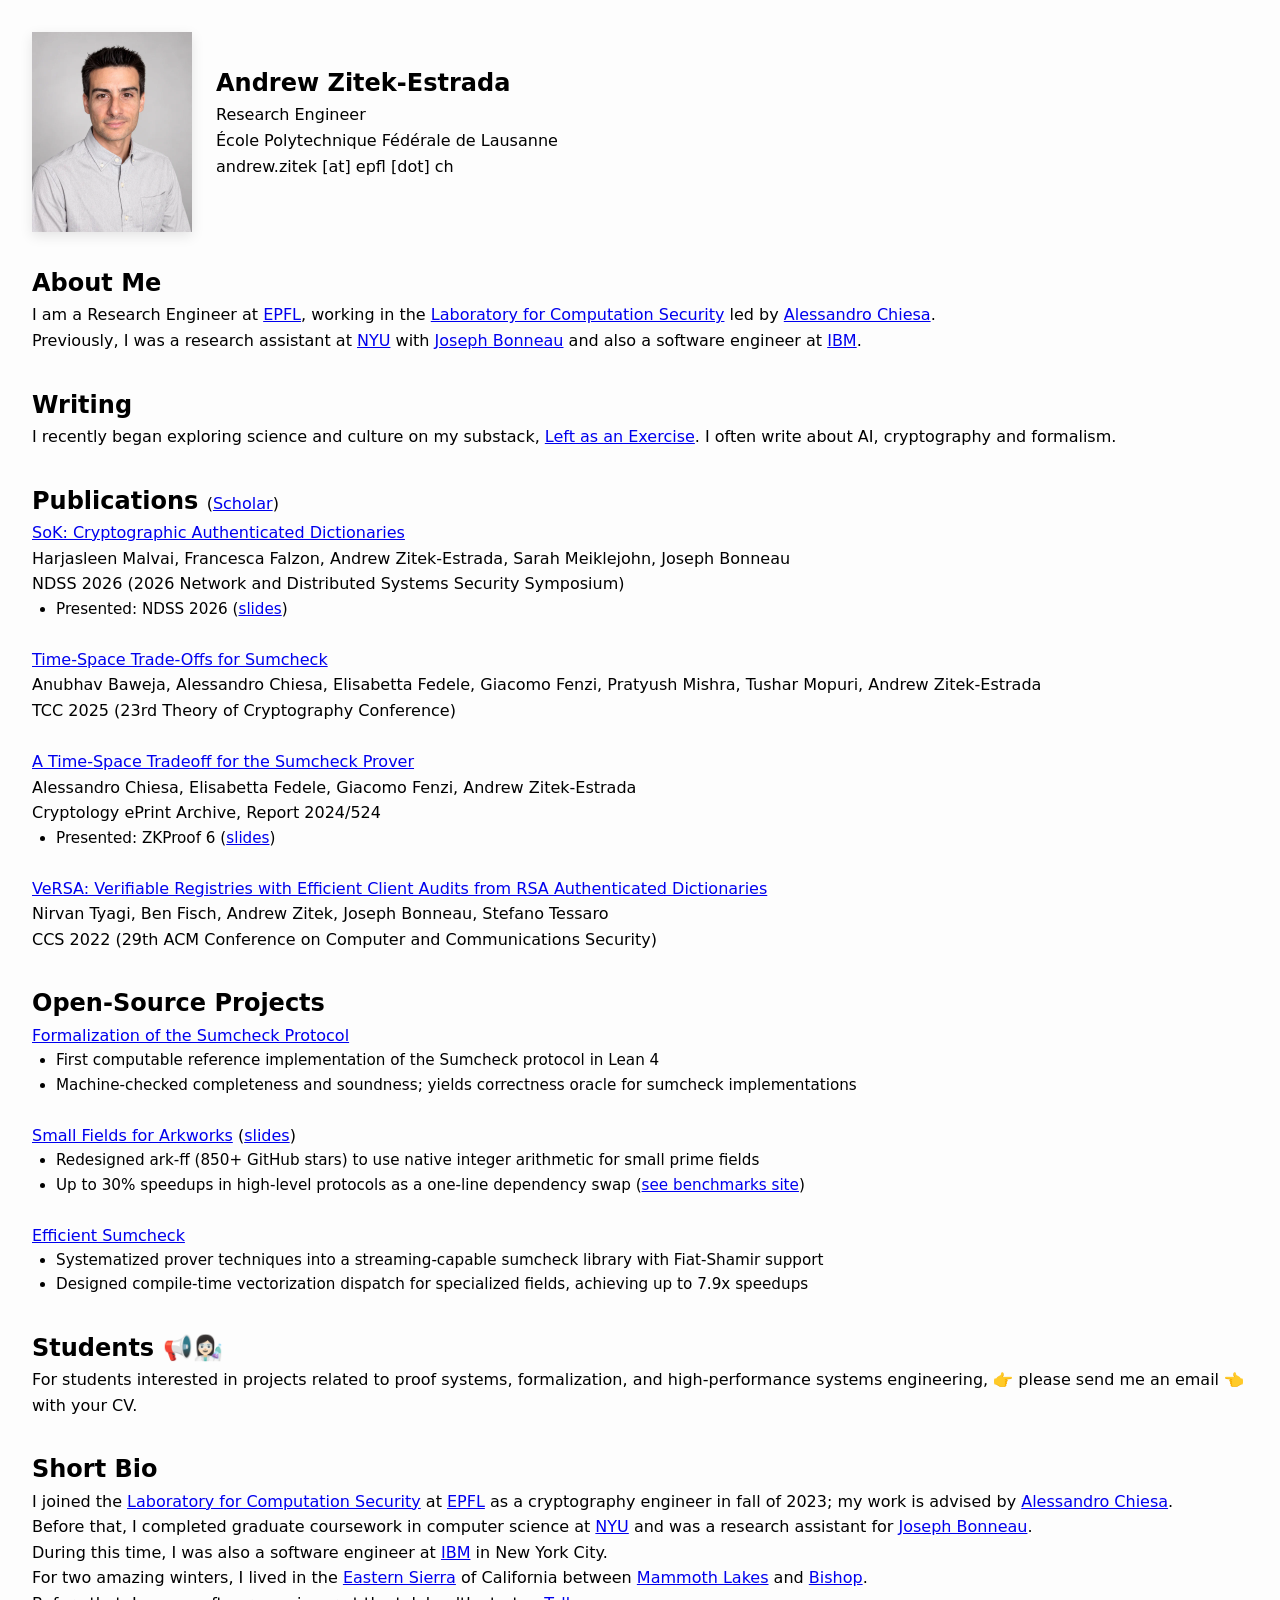
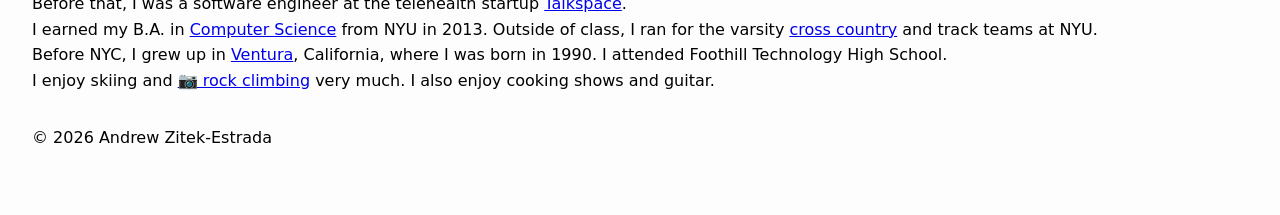
<file: index.html>
<!DOCTYPE html>
<html lang="en">
<head>
  <meta charset="UTF-8" />
  <meta name="viewport" content="width=device-width, initial-scale=1.0" />
  <meta name="google-site-verification" content="uAHUZcX4jr5_H01QjqfsV4J1MMhHjySFH5-y-d3w8Lg" />
  <title>Andrew Zitek-Estrada</title>
  <meta name="description" content="Andrew Zitek-Estrada — Research engineer at EPFL working on proof systems, formalization, and high-performance cryptographic software.">
  <link rel="canonical" href="https://andrewzitek.xyz">
  <link rel="stylesheet" href="style.css" />
  <link rel="apple-touch-icon" sizes="180x180" href="/images/favicon/apple-touch-icon.png">
  <link rel="icon" type="image/png" sizes="32x32" href="/images/favicon/favicon-32x32.png">
  <link rel="icon" type="image/png" sizes="16x16" href="/images/favicon/favicon-16x16.png">
  <link rel="manifest" href="/site.webmanifest">
  <style>
    .about-wrapper {
      display: flex;
      flex-direction: column;
      align-items: flex-start;
      max-width: 900px;
      padding: 0;
      gap: 1.5rem;
    }

    .about-photo {
      width: 160px;
      height: auto;
      object-fit: cover;
      box-shadow: 0 4px 12px rgba(0, 0, 0, 0.1);
    }

    .about-text {
      max-width: 600px;
      margin-top: 0rem;
      margin-bottom: 0rem;
    }

    @media (min-width: 768px) {
      .about-wrapper {
        flex-direction: row;
        align-items: flex-start;
      }
      .about-text {
        margin-top: 2rem;
        margin-bottom: 0rem;
      }
    }
  </style>
  <script type="application/ld+json">
  {
    "@context": "https://schema.org",
    "@type": "Person",
    "name": "Andrew Zitek-Estrada",
    "url": "https://z-tech.github.io",
    "sameAs": [
      "https://github.com/z-tech",
      "https://www.linkedin.com/in/andrewzitek/",
      "https://compsec.epfl.ch/"
    ],
    "jobTitle": "Research Engineer",
    "worksFor": {
      "@type": "Organization",
      "name": "Laboratory for Computation Security, EPFL"
    }
  }
  </script>
</head>
<body>

<div class="about-wrapper">
    <img src="/images/Andrew-Zitek-Estrada-headshot.webp" alt="Andrew Zitek-Estrada" class="about-photo" width="640" height="800" />

    <section class="about-text">
        <h1>Andrew Zitek-Estrada</h1>

        <p>Research Engineer</p>
      
        <p>École Polytechnique Fédérale de Lausanne</p>
      
        <p>andrew.zitek [at] epfl [dot] ch</p>
    </section>
  </div>

<section>
    <h2>About Me</h2>
    <p>
      I am a Research Engineer at 
      <a href="https://people.epfl.ch/andrew.zitek" target="_blank" rel="noopener noreferrer">EPFL</a>, working in the 
      <a href="https://compsec.epfl.ch" target="_blank" rel="noopener noreferrer">Laboratory for Computation Security</a> led by 
      <a href="https://ic-people.epfl.ch/~achiesa" target="_blank" rel="noopener noreferrer">Alessandro Chiesa</a>.
    </p>
    <p>
      Previously, I was a research assistant at
      <a href="https://www.nyu.edu" target="_blank" rel="noopener noreferrer">NYU</a> with 
      <a href="https://jbonneau.com" target="_blank" rel="noopener noreferrer">Joseph Bonneau</a> and also a software engineer at 
      <a href="https://www.ibm.com/us-en" target="_blank" rel="noopener noreferrer">IBM</a>.
    </p>
</section>

<section>
    <h2>Writing</h2>
    <p>
      I recently began exploring science and culture on my substack, <a href="https://andrewleftasanexercise.substack.com" target="_blank" rel="noopener noreferrer">Left as an Exercise</a>. I often write about AI, cryptography and formalism.
    </p>
</section>

<section>
    <h2>Publications <span style="font-size: 1rem; font-weight: normal;">(<a href="https://scholar.google.com/citations?user=epbxE9EAAAAJ" target="_blank" rel="noopener noreferrer">Scholar</a>)</span></h2>
    <p>
        <a href="https://www.ndss-symposium.org/wp-content/uploads/2026-f1465-paper.pdf" target="_blank" rel="noopener noreferrer">SoK: Cryptographic Authenticated Dictionaries</a>
        <br />
        Harjasleen Malvai, Francesca Falzon, Andrew Zitek-Estrada, Sarah Meiklejohn, Joseph Bonneau
        <br />
        NDSS 2026 (2026 Network and Distributed Systems Security Symposium)
    </p>
    <ul>
      <li>Presented: NDSS 2026 (<a href="/images/slides/ndss-2026-sok-slides.pdf" target="_blank" rel="noopener noreferrer">slides</a>)</li>
    </ul>
    <br />
    <p>
        <a href="https://eprint.iacr.org/2025/1473" target="_blank" rel="noopener noreferrer">Time-Space Trade-Offs for Sumcheck</a>
        <br />
        Anubhav Baweja, Alessandro Chiesa, Elisabetta Fedele, Giacomo Fenzi, Pratyush Mishra, Tushar Mopuri, Andrew Zitek-Estrada
        <br />
        TCC 2025 (23rd Theory of Cryptography Conference)
    </p>
    <br />
    <p>
        <a href="https://eprint.iacr.org/2024/524" target="_blank" rel="noopener noreferrer">A Time-Space Tradeoff for the Sumcheck Prover</a>
        <br />
        Alessandro Chiesa, Elisabetta Fedele, Giacomo Fenzi, Andrew Zitek-Estrada
        <br />
        Cryptology ePrint Archive, Report 2024/524
    </p>
    <ul>
      <li>Presented: ZKProof 6 (<a href="/images/slides/zkproof6-sumcheck-slides.pdf" target="_blank" rel="noopener noreferrer">slides</a>)</li>
    </ul>
    <br />
    <p>
        <a href="https://dl.acm.org/doi/abs/10.1145/3548606.3560605" target="_blank" rel="noopener noreferrer">VeRSA: Verifiable Registries with Efficient Client Audits from RSA Authenticated Dictionaries</a>
        <br />
        Nirvan Tyagi, Ben Fisch, Andrew Zitek, Joseph Bonneau, Stefano Tessaro
        <br />
        CCS 2022 (29th ACM Conference on Computer and Communications Security)
    </p>
</section>

<section>
    <h2>Open-Source Projects</h2>
    <p><a href="https://github.com/z-tech/sumcheck-lean4" target="_blank" rel="noopener noreferrer">Formalization of the Sumcheck Protocol</a></p>
    <ul>
      <li>First computable reference implementation of the Sumcheck protocol in Lean 4</li>
      <li>Machine-checked completeness and soundness; yields correctness oracle for sumcheck implementations</li>
    </ul>
    <br />

    <p><a href="https://github.com/arkworks-rs/algebra" target="_blank" rel="noopener noreferrer">Small Fields for Arkworks</a> (<a href="/images/slides/small-fields-slides.pdf" target="_blank" rel="noopener noreferrer">slides</a>)</p>
    <ul>
      <li>Redesigned ark-ff (850+ GitHub stars) to use native integer arithmetic for small prime fields</li>
      <li>Up to 30% speedups in high-level protocols as a one-line dependency swap (<a href="https://andrewzitek.xyz/smallfp-site/" target="_blank" rel="noopener noreferrer">see benchmarks site</a>)</li>
    </ul>
    <br />

    <p><a href="https://github.com/compsec-epfl/space-efficient-sumcheck" target="_blank" rel="noopener noreferrer">Efficient Sumcheck</a></p>
    <ul>
      <li>Systematized prover techniques into a streaming-capable sumcheck library with Fiat-Shamir support</li>
      <li>Designed compile-time vectorization dispatch for specialized fields, achieving up to 7.9x speedups</li>
    </ul>
</section>

<section>
    <h2>Students 📢👩🏻‍🔬</h2>
    <p>
      For students interested in projects related to proof systems, formalization, and high-performance systems engineering, 👉 please send me an email 👈 with your CV.
    </p>
</section>

<section>
    <h2>Short Bio</h2>
    <p>
        I joined the <a href="https://compsec.epfl.ch" target="_blank" rel="noopener noreferrer">Laboratory for Computation Security</a> at <a href="https://www.epfl.ch" target="_blank" rel="noopener noreferrer">EPFL</a> as a cryptography engineer in fall of 2023; my work is advised by <a href="https://ic-people.epfl.ch/~achiesa" target="_blank" rel="noopener noreferrer">Alessandro Chiesa</a>.
    </p>
    <p>
        Before that, I completed graduate coursework in computer science at <a href="https://www.nyu.edu" target="_blank" rel="noopener noreferrer">NYU</a> and was a research assistant for <a href="https://jbonneau.com" target="_blank" rel="noopener noreferrer">Joseph Bonneau</a>.
    </p>
    <p>
        During this time, I was also a software engineer at <a href="https://www.ibm.com/us-en" target="_blank" rel="noopener noreferrer">IBM</a> in New York City.
    </p>
    <p>
        For two amazing winters, I lived in the <a href="https://g.co/kgs/yB1Fzef" target="_blank" rel="noopener noreferrer">Eastern Sierra</a> of California between <a href="https://g.co/kgs/yUphB9r" target="_blank" rel="noopener noreferrer">Mammoth Lakes</a> and <a href="https://g.co/kgs/oPYfvGG" target="_blank" rel="noopener noreferrer">Bishop</a>.
    </p>
    <p>
        Before that, I was a software engineer at the telehealth startup <a href="https://www.talkspace.com" target="_blank" rel="noopener noreferrer">Talkspace</a>.
    </p>
    <p>
        I earned my B.A. in <a href="https://cs.nyu.edu/home/index.html" target="_blank" rel="noopener noreferrer">Computer Science</a> from NYU in 2013. Outside of class, I ran for the varsity <a href="https://gonyuathletics.com/sports/mens-cross-country" target="_blank" rel="noopener noreferrer">cross country</a> and track teams</a> at NYU.
    </p>
    <p>
        Before NYC, I grew up in <a href="https://g.co/kgs/8YPkJxf" target="_blank" rel="noopener noreferrer">Ventura</a>, California, where I was born in 1990. I attended Foothill Technology High School.
    </p>
    <p>
        I enjoy skiing and <a href="/images/kalymYES.jpg" target="_blank" rel="noopener noreferrer">📷 rock climbing</a> very much. I also enjoy cooking shows and guitar.
    </p>
</section>

  <footer>
    <p>&copy; <span id="year"></span> Andrew Zitek-Estrada</p>
  </footer>
  <script>
    document.getElementById("year").textContent = new Date().getFullYear();
  </script>
</body>
</html>
</file>
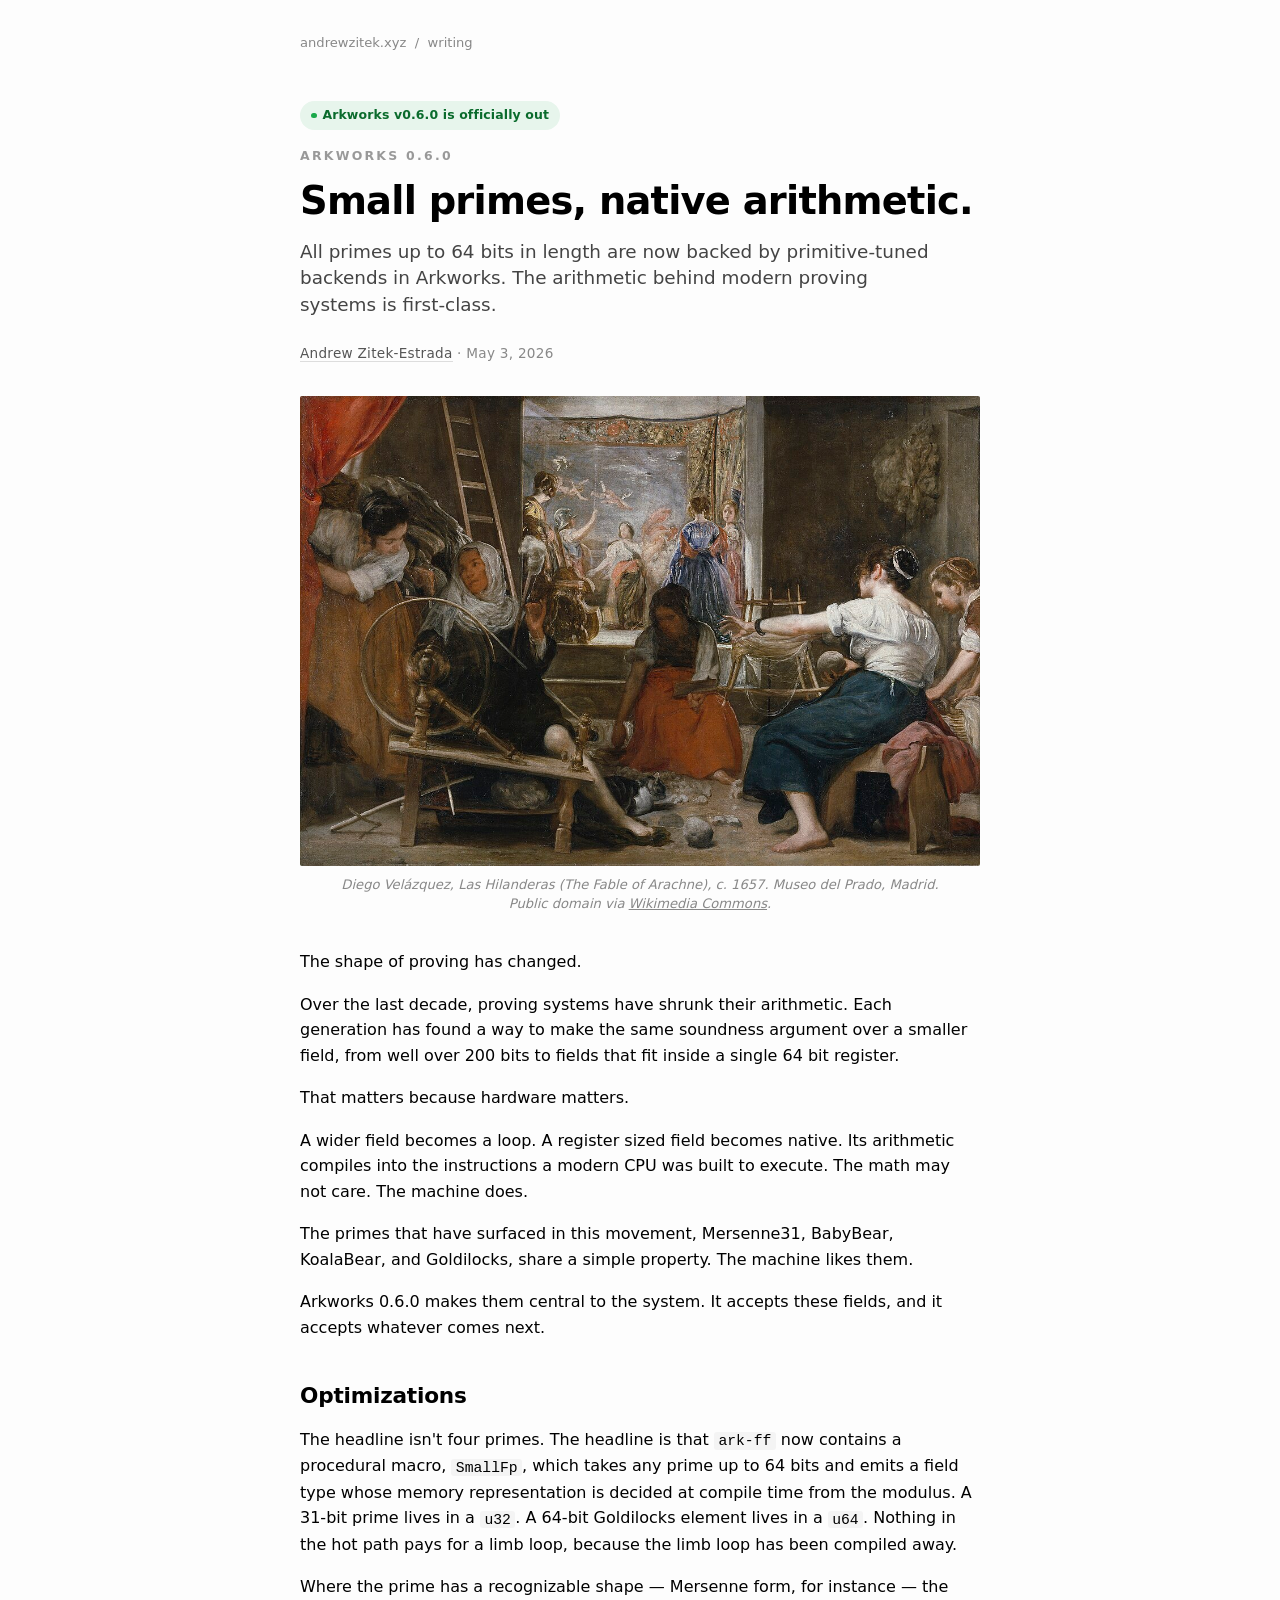
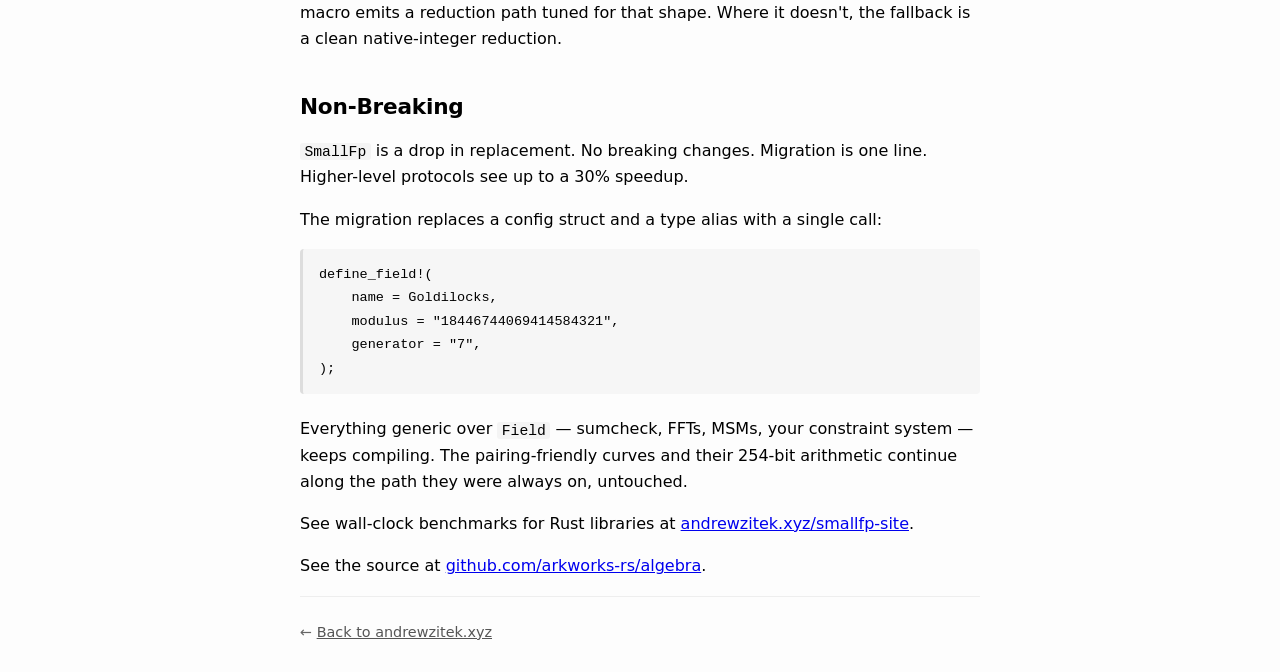
<file: small-fields/index.html>
<!DOCTYPE html>
<html lang="en">
<head>
  <meta charset="UTF-8" />
  <meta name="viewport" content="width=device-width, initial-scale=1.0" />
  <title>Small primes, native arithmetic — arkworks 0.6.0</title>
  <meta name="description" content="All primes up to 64 bits in length are now backed by primitive-tuned backends in Arkworks. The arithmetic behind modern proving systems is now first-class.">
  <link rel="canonical" href="https://andrewzitek.xyz/small-fields/">

  <meta property="og:type" content="article">
  <meta property="og:title" content="Small primes, native arithmetic — arkworks 0.6.0">
  <meta property="og:description" content="All primes up to 64 bits in length are now backed by primitive-tuned backends in Arkworks. The arithmetic behind modern proving systems is now first-class.">
  <meta property="og:url" content="https://andrewzitek.xyz/small-fields/">
  <meta property="og:image" content="https://andrewzitek.xyz/images/las-hilanderas-og.jpg">
  <meta property="og:image:width" content="1200">
  <meta property="og:image:height" content="630">
  <meta property="og:image:alt" content="Las Hilanderas (The Fable of Arachne) by Diego Velázquez.">
  <meta property="og:site_name" content="Andrew Zitek-Estrada">
  <meta name="twitter:card" content="summary_large_image">
  <meta name="twitter:title" content="Small primes, native arithmetic — arkworks 0.6.0">
  <meta name="twitter:description" content="All primes up to 64 bits in length are now backed by primitive-tuned backends in Arkworks.">
  <meta name="twitter:image" content="https://andrewzitek.xyz/images/las-hilanderas-og.jpg">

  <link rel="stylesheet" href="../style.css" />
  <link rel="apple-touch-icon" sizes="180x180" href="/images/favicon/apple-touch-icon.png">
  <link rel="icon" type="image/png" sizes="32x32" href="/images/favicon/favicon-32x32.png">
  <link rel="icon" type="image/png" sizes="16x16" href="/images/favicon/favicon-16x16.png">
  <link rel="manifest" href="/site.webmanifest">
  <style>
    body { padding: 2rem 1.5rem; }
    article { max-width: 680px; margin: 0 auto; }
    article p, article ul, article ol { max-width: 680px; }
    article p { margin: 0 0 1.05rem; }

    .topbar {
      max-width: 680px;
      margin: 0 auto 3rem;
      font-size: 0.82em;
      color: #888;
    }
    .topbar a { color: #888; text-decoration: none; }
    .topbar a:hover { color: #000; text-decoration: underline; }

    .release-banner {
      display: inline-block;
      background: #e7f5ec;
      color: #0a6b2c;
      padding: 0.28rem 0.7rem;
      border-radius: 999px;
      font-size: 0.78em;
      font-weight: 600;
      letter-spacing: 0.01em;
      margin: 0 0 1rem;
      text-decoration: none;
      transition: background 0.15s ease;
    }
    .release-banner:hover {
      background: #d4ecdc;
      color: #0a6b2c;
    }
    .release-banner .dot {
      display: inline-block;
      width: 0.45em;
      height: 0.45em;
      background: #1aa84a;
      border-radius: 999px;
      margin-right: 0.45em;
      transform: translateY(-1px);
    }

    .kicker {
      font-size: 0.78em;
      letter-spacing: 0.18em;
      text-transform: uppercase;
      color: #999;
      margin: 0 0 0.9rem;
      font-weight: 600;
    }
    article h1 {
      font-size: 2.4rem;
      line-height: 1.1;
      letter-spacing: -0.02em;
      font-weight: 700;
      margin: 0 0 1rem;
      max-width: 680px;
    }
    .dek {
      font-size: 1.15rem;
      line-height: 1.45;
      color: #444;
      font-weight: 400;
      margin: 0 0 1.5rem;
      max-width: 640px;
    }
    .byline {
      font-size: 0.85em;
      color: #888;
      margin: 0 0 2rem;
      letter-spacing: 0.02em;
    }
    .byline a { color: #555; text-decoration: none; border-bottom: 1px solid #ddd; }
    .byline a:hover { color: #000; border-bottom-color: #000; }

    figure.hero { margin: 0.5rem 0 2.25rem; }
    figure.hero img {
      width: 100%;
      height: auto;
      display: block;
      border-radius: 2px;
    }
    figure.hero figcaption {
      font-size: 0.82em;
      color: #888;
      text-align: center;
      margin-top: 0.6rem;
      font-style: italic;
      line-height: 1.45;
    }
    figure.hero figcaption a { color: #888; text-decoration: underline; }

    article h2 {
      font-size: 1.35rem;
      letter-spacing: -0.01em;
      margin: 2.4rem 0 0.85rem;
      font-weight: 700;
    }

    article ul { margin: 0.25rem 0 1.1rem 1.5rem; }
    article li { margin-bottom: 0.4rem; }

    article pre, article code {
      font-family: ui-monospace, SFMono-Regular, Menlo, monospace;
      font-size: 0.92em;
    }
    article pre {
      background: #f6f6f6;
      padding: 0.85rem 1rem;
      overflow-x: auto;
      border-radius: 4px;
      border-left: 3px solid #ddd;
      margin: 1rem 0 1.4rem;
    }
    article code { background: #f4f4f4; padding: 0.05em 0.3em; border-radius: 3px; }
    article pre code { background: none; padding: 0; }

    .endmark {
      text-align: center;
      color: #bbb;
      letter-spacing: 0.4em;
      margin: 2.5rem 0 2rem;
      font-size: 0.9em;
    }

    .signoff {
      font-size: 0.95em;
      color: #444;
      margin-top: 1.5rem;
    }
    .signoff a { color: #444; }

    .article-footer {
      max-width: 680px;
      margin: 0 auto;
      padding-top: 1.5rem;
      border-top: 1px solid #eee;
      font-size: 0.9em;
      color: #666;
    }
    .article-footer a { color: #555; }
  </style>
</head>
<body>

<nav class="topbar"><a href="../index.html">andrewzitek.xyz</a> &nbsp;/&nbsp; writing</nav>

<article>
  <a class="release-banner" href="https://docs.rs/crate/ark-ff/0.6.0" target="_blank" rel="noopener noreferrer"><span class="dot"></span>Arkworks v0.6.0 is officially out</a>
  <p class="kicker">arkworks 0.6.0</p>
  <h1>Small primes, native arithmetic.</h1>
  <p class="dek">
    All primes up to 64 bits in length are now backed by primitive-tuned backends in Arkworks.
    The arithmetic behind modern proving systems is first-class.
  </p>
  <p class="byline"><a href="../index.html">Andrew Zitek-Estrada</a> &middot; May 3, 2026</p>

  <figure class="hero">
    <a href="https://en.wikipedia.org/wiki/Las_Hilanderas" target="_blank" rel="noopener noreferrer">
      <img src="/images/las-hilanderas.jpg" alt="Las Hilanderas (The Fable of Arachne) by Diego Velázquez — a painting of women spinning thread in a tapestry workshop." />
    </a>
    <figcaption>
      Diego Velázquez, <em>Las Hilanderas (The Fable of Arachne)</em>, c.&nbsp;1657. Museo del Prado, Madrid.<br />
      Public domain via <a href="https://commons.wikimedia.org/wiki/File:Velazquez-las_hilanderas.jpg" target="_blank" rel="noopener noreferrer">Wikimedia Commons</a>.
    </figcaption>
  </figure>

  <p>
    The shape of proving has changed.
  </p>

  <p>
    Over the last decade, proving systems have shrunk their arithmetic. Each generation has
    found a way to make the same soundness argument over a smaller field, from well over 200 bits to
    fields that fit inside a single 64 bit register.
  </p>

  <p>
    That matters because hardware matters.
  </p>

  <p>
    A wider field becomes a loop. A register sized field becomes native. Its arithmetic compiles into
    the instructions a modern CPU was built to execute. The math may not care. The machine does.
  </p>

  <p>
    The primes that have surfaced in this movement, Mersenne31, BabyBear, KoalaBear, and Goldilocks,
    share a simple property. The machine likes them.
  </p>

  <p>
    Arkworks 0.6.0 makes them central to the system. It accepts these fields, and it accepts whatever
    comes next.
  </p>

  <h2>Optimizations</h2>

  <p>
    The headline isn't four primes. The headline is that <code>ark-ff</code> now contains a procedural macro,
    <code>SmallFp</code>, which takes any prime up to 64 bits and emits a field type whose memory representation
    is decided at compile time from the modulus. A 31-bit prime lives in a <code>u32</code>. A 64-bit
    Goldilocks element lives in a <code>u64</code>. Nothing in the hot path pays for a limb loop, because the
    limb loop has been compiled away.
  </p>

  <p>
    Where the prime has a recognizable shape &mdash; Mersenne form, for instance &mdash; the macro emits a reduction
    path tuned for that shape. Where it doesn't, the fallback is a clean native-integer reduction.
  </p>

  <h2>Non-Breaking</h2>

  <p>
    <code>SmallFp</code> is a drop in replacement. No breaking changes. Migration is one line.
    Higher-level protocols see up to a 30% speedup.
  </p>

  <p>The migration replaces a config struct and a type alias with a single call:</p>

<pre><code>define_field!(
    name = Goldilocks,
    modulus = "18446744069414584321",
    generator = "7",
);</code></pre>

  <p>
    Everything generic over <code>Field</code> &mdash; sumcheck, FFTs, MSMs, your constraint system &mdash; keeps
    compiling. The pairing-friendly curves and their 254-bit arithmetic continue along the path they were always on,
    untouched.
  </p>

  <p>
    See wall-clock benchmarks for Rust libraries at
    <a href="https://andrewzitek.xyz/smallfp-site/" target="_blank" rel="noopener noreferrer">andrewzitek.xyz/smallfp-site</a>.
  </p>

  <p>
    See the source at
    <a href="https://github.com/arkworks-rs/algebra" target="_blank" rel="noopener noreferrer">github.com/arkworks-rs/algebra</a>.
  </p>

</article>

<footer class="article-footer">
  <p>&larr; <a href="../index.html">Back to andrewzitek.xyz</a></p>
</footer>

</body>
</html>
</file>
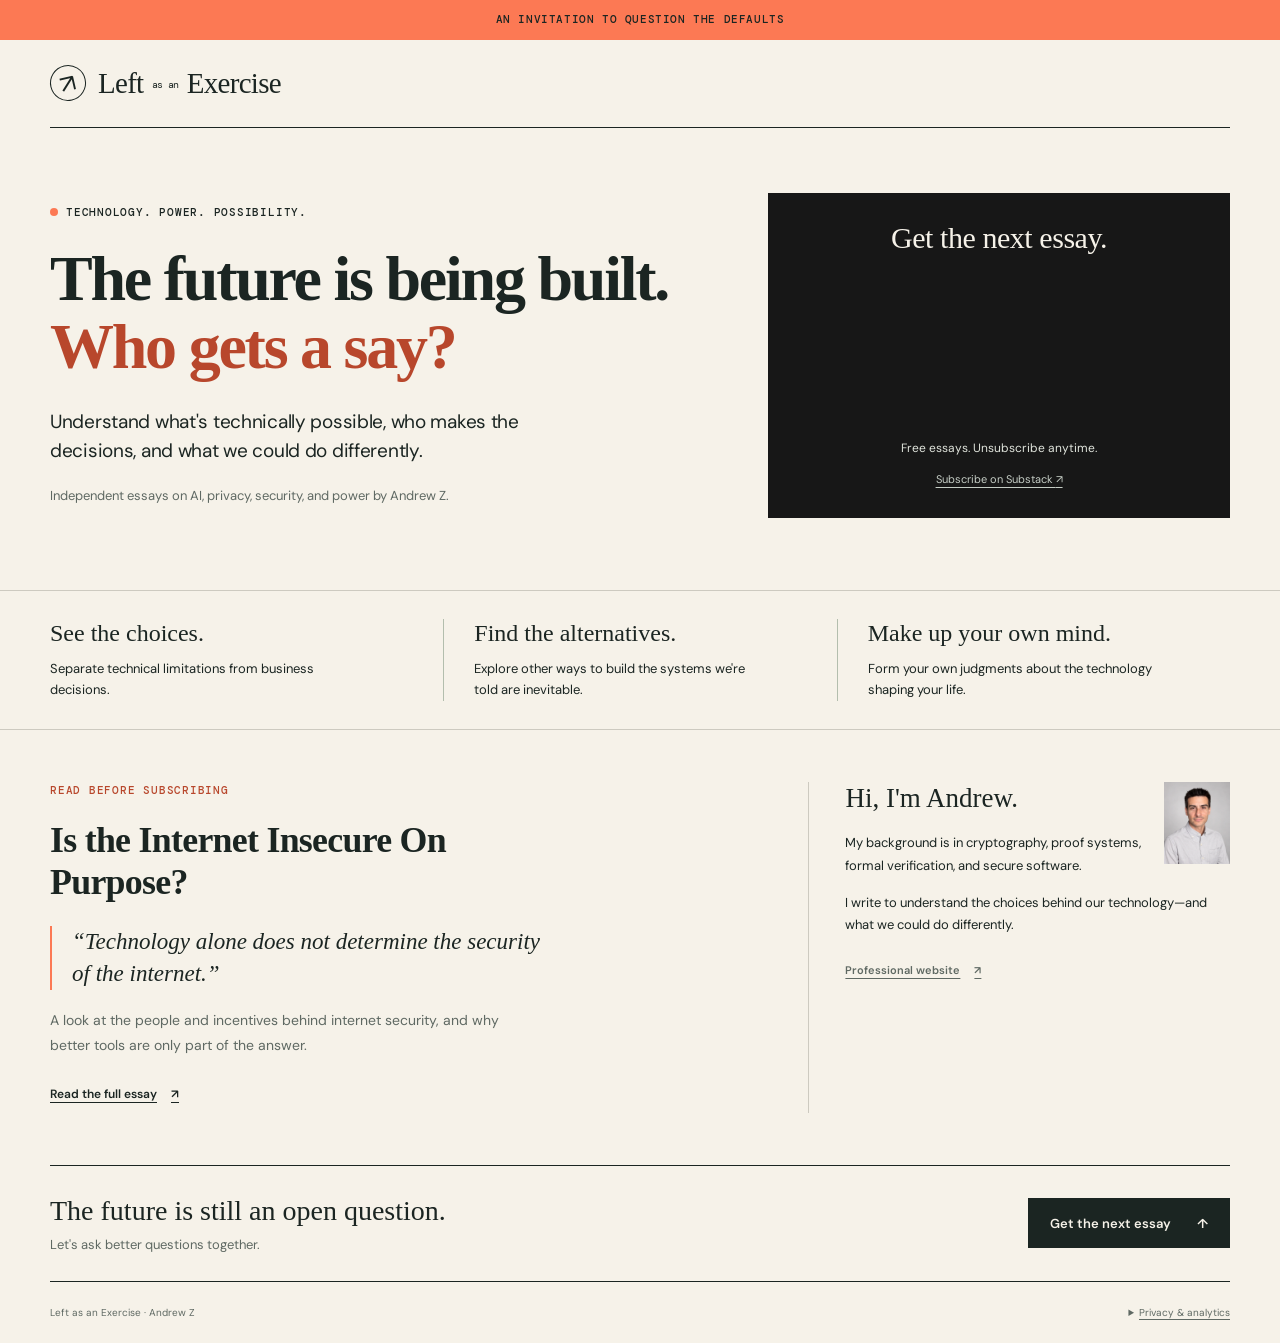
<file: substack/index.html>
<!doctype html>
<html lang="en">
<head>
  <meta charset="utf-8">
  <meta name="viewport" content="width=device-width, initial-scale=1">
  <meta name="theme-color" content="#f6f2e9">
  <meta name="description" content="Understand what's technically possible, who makes the decisions, and what we could do differently. Free essays on AI, privacy, security, and power by Andrew Z.">
  <link rel="canonical" href="https://andrewzitek.xyz/substack/">
  <meta property="og:type" content="website">
  <meta property="og:url" content="https://andrewzitek.xyz/substack/">
  <meta property="og:title" content="Left as an Exercise — Who gets a say?">
  <meta property="og:description" content="Free essays on AI, privacy, security, and power. Independent thinking by Andrew Z.">
  <meta property="og:image" content="https://andrewzitek.xyz/images/Andrew-Zitek-Estrada-headshot.webp">
  <meta property="og:image:alt" content="Andrew Zitek-Estrada, author of Left as an Exercise">
  <meta name="twitter:card" content="summary">
  <title>Left as an Exercise — Who gets a say?</title>
  <link rel="icon" href="/images/favicon/favicon-32x32.png" type="image/png">
  <link rel="preconnect" href="https://fonts.googleapis.com">
  <link rel="preconnect" href="https://fonts.gstatic.com" crossorigin>
  <link rel="preconnect" href="https://andrewleftasanexercise.substack.com">
  <link href="https://fonts.googleapis.com/css2?family=DM+Sans:wght@400;500;600;700&family=DM+Mono:wght@400;500&display=swap" rel="stylesheet">
  <link rel="stylesheet" href="./landing.css?v=f074dac92bd5">
</head>
<body>
  <a class="skip-link" href="#main">Skip to content</a>
  <div class="announcement">An invitation to question the defaults</div>
  <header class="masthead container">
    <div class="logo" aria-label="Left as an Exercise">
      <span class="logo-mark" aria-hidden="true">↗</span>
      <span class="logo-type">Left <small>as an</small> Exercise</span>
    </div>
  </header>
  <main id="main">
    <section class="hero container" aria-labelledby="hero-title">
      <div class="hero-copy">
        <p class="eyebrow"><span class="orange-dot" aria-hidden="true"></span>Technology. Power. Possibility.</p>
        <h1 id="hero-title"><span id="headline-opening">The future is being built.</span> <em id="headline-question">Who gets a say?</em></h1>
        <p class="hero-lede">Understand what's technically possible, who makes the decisions, and what we could do differently.</p>
        <p class="hero-byline">Independent essays on AI, privacy, security, and power by Andrew Z.</p>
      </div>
      <div class="signup-panel" id="subscribe" tabindex="-1" aria-labelledby="signup-title">
        <h2 id="signup-title">Get the next essay.</h2>
        <!-- Substack's height media queries show its compact form at 160px.
             Scrolling stays available for validation errors and text zoom. -->
        <iframe id="substack-embed" class="embed-frame" title="Email signup for Left as an Exercise" width="480" height="160" loading="eager" src="https://andrewleftasanexercise.substack.com/embed" referrerpolicy="strict-origin-when-cross-origin"></iframe>
        <p class="signup-promise">Free essays. Unsubscribe anytime.</p>
        <p class="signup-fallback"><a href="https://andrewleftasanexercise.substack.com/subscribe" data-substack-link data-track="subscribe_outbound" data-placement="hero" target="_blank" rel="noopener">Subscribe on Substack <span aria-hidden="true">↗</span><span class="visually-hidden"> (opens in a new tab)</span></a></p>
      </div>
    </section>
    <section class="benefits" aria-labelledby="benefits-title">
      <div class="container">
        <h2 class="visually-hidden" id="benefits-title">Why subscribe?</h2>
        <ol class="benefit-list">
          <li><h3>See the choices.</h3><p>Separate technical limitations from business decisions.</p></li>
          <li><h3>Find the alternatives.</h3><p>Explore other ways to build the systems we're told are inevitable.</p></li>
          <li><h3>Make up your own mind.</h3><p>Form your own judgments about the technology shaping your life.</p></li>
        </ol>
      </div>
    </section>
    <div class="reading-row container">
      <section class="sample" aria-labelledby="sample-title">
        <p class="eyebrow">Read before subscribing</p>
        <h2 id="sample-title">Is the Internet Insecure On Purpose?</h2>
        <blockquote cite="https://andrewleftasanexercise.substack.com/p/is-the-internet-insecure-on-purpose">
          <p>“Technology alone does not determine the security of the internet.”</p>
        </blockquote>
        <p class="sample-context">A look at the people and incentives behind internet security, and why better tools are only part of the answer.</p>
        <a class="text-link" href="https://andrewleftasanexercise.substack.com/p/is-the-internet-insecure-on-purpose" data-substack-link data-track="sample_read" data-placement="sample" target="_blank" rel="noopener">Read the full essay <span aria-hidden="true">↗</span><span class="visually-hidden"> (opens in a new tab)</span></a>
      </section>
      <section class="author" aria-labelledby="author-title">
        <img src="/images/Andrew-Zitek-Estrada-headshot.webp" alt="Andrew Zitek-Estrada" width="640" height="800" loading="lazy" decoding="async">
        <h2 id="author-title">Hi, I'm Andrew.</h2>
        <p>My background is in cryptography, proof systems, formal verification, and secure software.</p>
        <p>I write to understand the choices behind our technology—and what we could do differently.</p>
        <a class="text-link author-source" href="https://andrewzitek.xyz/" target="_blank" rel="noopener">Professional website <span aria-hidden="true">↗</span><span class="visually-hidden"> (opens in a new tab)</span></a>
      </section>
    </div>
    <section class="closing container" aria-labelledby="closing-title">
      <div><h2 id="closing-title">The future is still an open question.</h2><p>Let's ask better questions together.</p></div>
      <a class="button" href="#subscribe" data-track="signup_return" data-placement="footer">Get the next essay <span aria-hidden="true">↑</span></a>
    </section>
  </main>
  <footer class="footer container">
    <span>Left as an Exercise <span aria-hidden="true">·</span> Andrew Z</span>
    <details class="privacy-note"><summary>Privacy &amp; analytics</summary><p>This page uses Google Analytics to measure visits and link clicks. Email signup is handled by Substack; this page does not read your email address. <a href="https://policies.google.com/privacy" target="_blank" rel="noopener">Google's privacy policy</a> · <a href="https://substack.com/privacy" target="_blank" rel="noopener">Substack's privacy policy</a></p></details>
  </footer>
  <script src="./landing.js"></script>
</body>
</html>
</file>
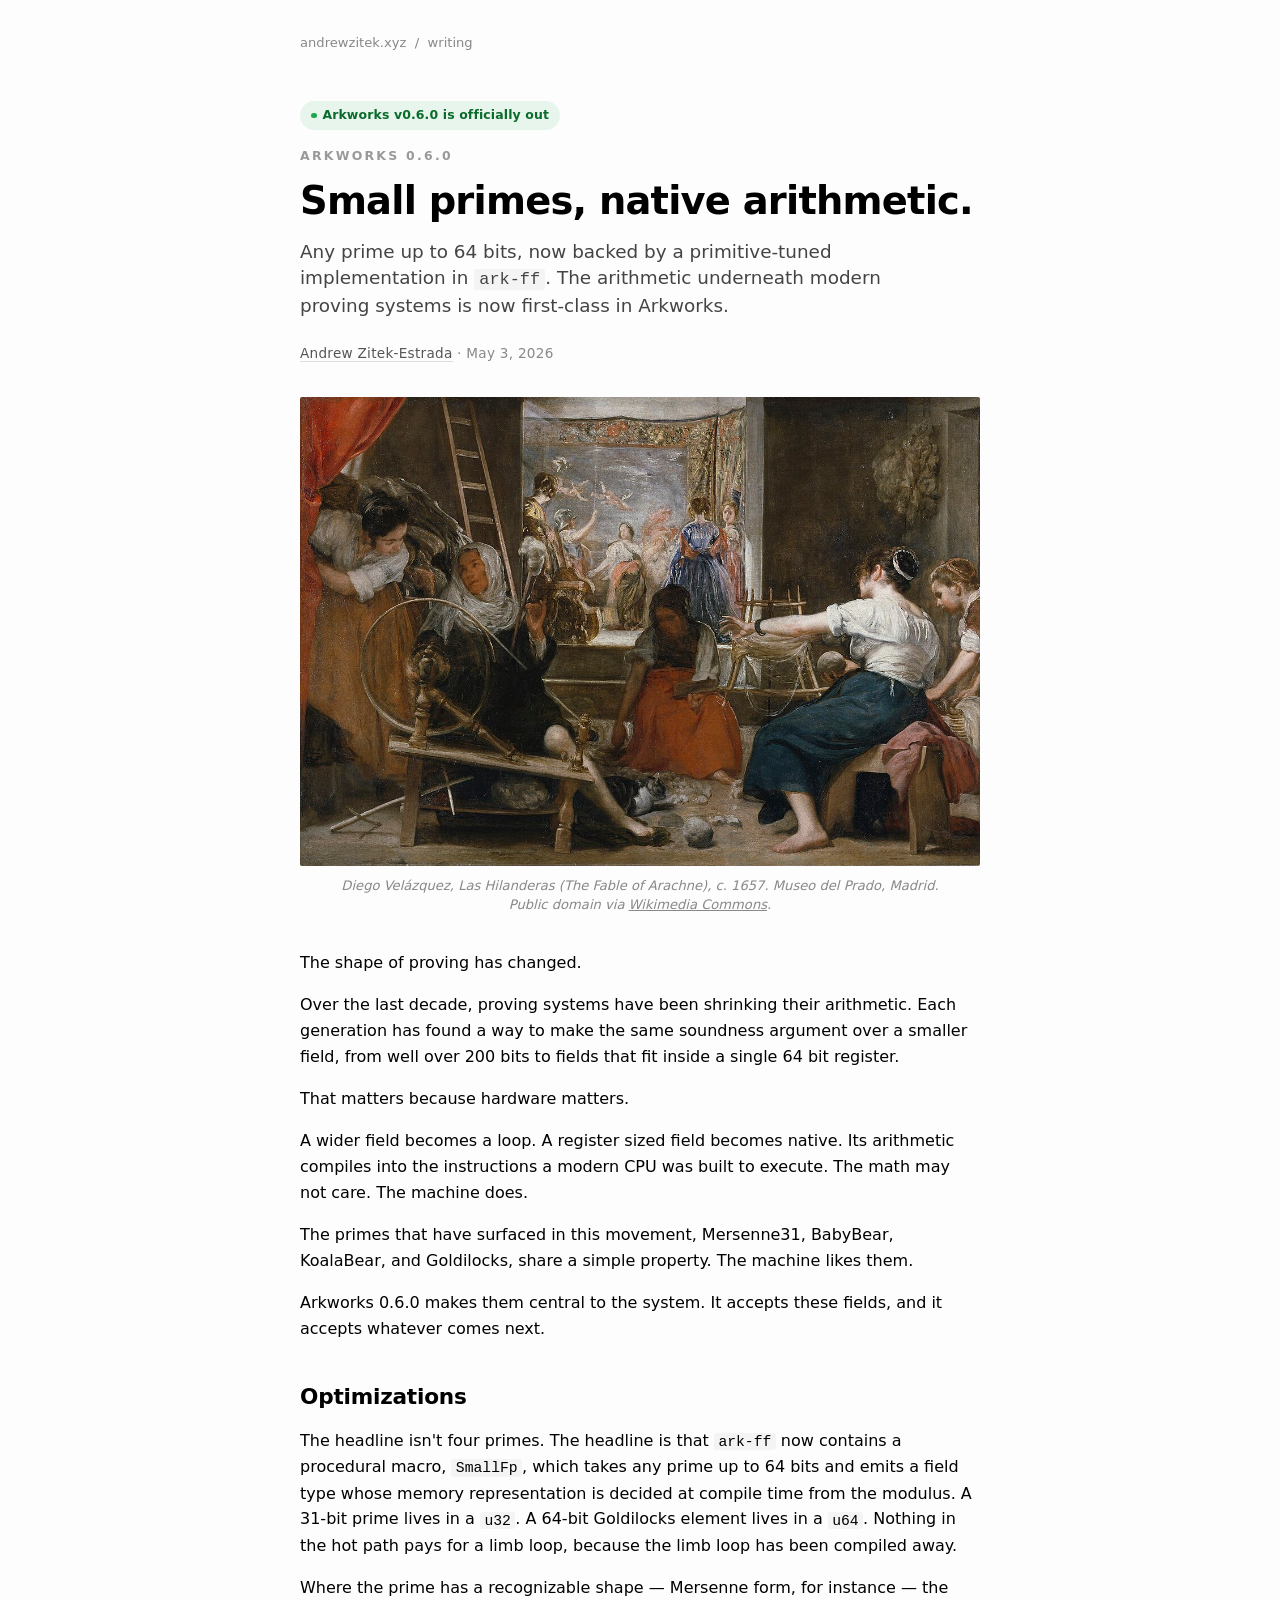
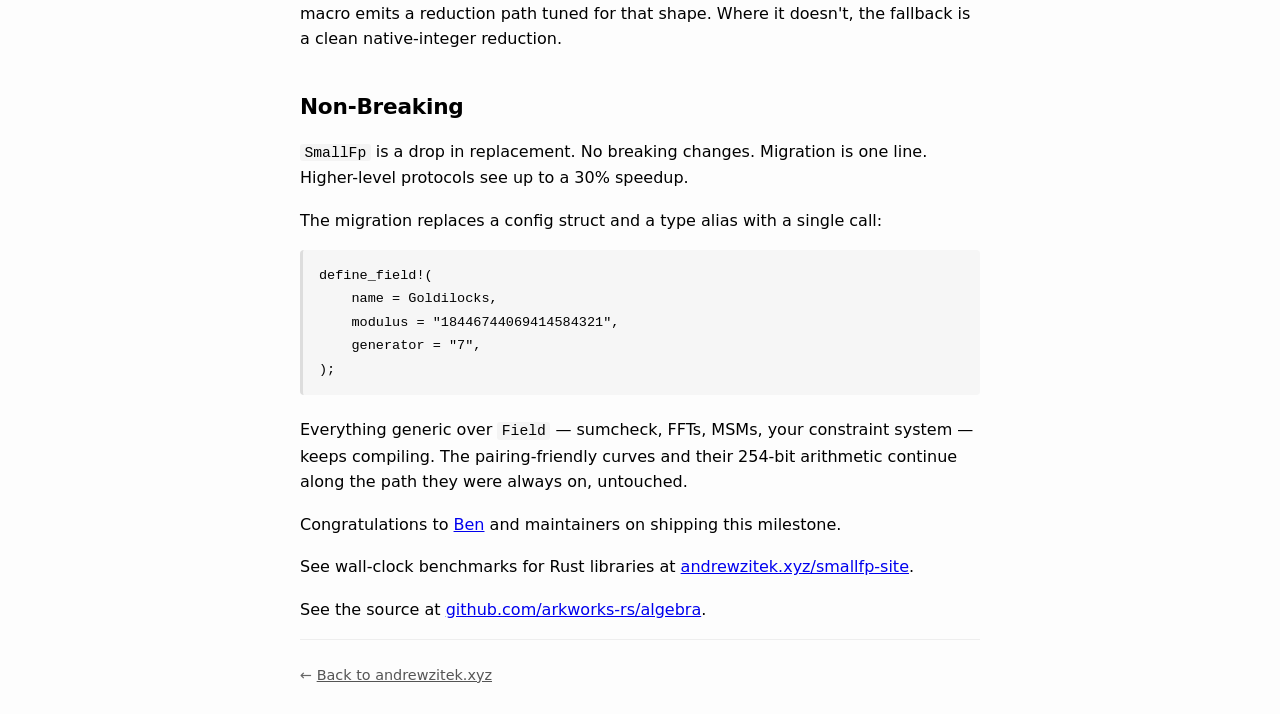
<file: posts/small-fields-arkworks-0-6-0.html>
<!DOCTYPE html>
<html lang="en">
<head>
  <meta charset="UTF-8" />
  <meta name="viewport" content="width=device-width, initial-scale=1.0" />
  <title>Small primes, native arithmetic — arkworks 0.6.0</title>
  <meta name="description" content="arkworks 0.6.0 ships SmallFp: any prime up to 64 bits, now backed by a primitive-tuned implementation in ark-ff. The arithmetic underneath modern proving systems is now first-class in arkworks.">
  <link rel="canonical" href="https://andrewzitek.xyz/posts/small-fields-arkworks-0-6-0.html">
  <link rel="stylesheet" href="../style.css" />
  <link rel="apple-touch-icon" sizes="180x180" href="/images/favicon/apple-touch-icon.png">
  <link rel="icon" type="image/png" sizes="32x32" href="/images/favicon/favicon-32x32.png">
  <link rel="icon" type="image/png" sizes="16x16" href="/images/favicon/favicon-16x16.png">
  <link rel="manifest" href="/site.webmanifest">
  <style>
    body { padding: 2rem 1.5rem; }
    article { max-width: 680px; margin: 0 auto; }
    article p, article ul, article ol { max-width: 680px; }
    article p { margin: 0 0 1.05rem; }

    .topbar {
      max-width: 680px;
      margin: 0 auto 3rem;
      font-size: 0.82em;
      color: #888;
    }
    .topbar a { color: #888; text-decoration: none; }
    .topbar a:hover { color: #000; text-decoration: underline; }

    .release-banner {
      display: inline-block;
      background: #e7f5ec;
      color: #0a6b2c;
      padding: 0.28rem 0.7rem;
      border-radius: 999px;
      font-size: 0.78em;
      font-weight: 600;
      letter-spacing: 0.01em;
      margin: 0 0 1rem;
      text-decoration: none;
      transition: background 0.15s ease;
    }
    .release-banner:hover {
      background: #d4ecdc;
      color: #0a6b2c;
    }
    .release-banner .dot {
      display: inline-block;
      width: 0.45em;
      height: 0.45em;
      background: #1aa84a;
      border-radius: 999px;
      margin-right: 0.45em;
      transform: translateY(-1px);
    }

    .kicker {
      font-size: 0.78em;
      letter-spacing: 0.18em;
      text-transform: uppercase;
      color: #999;
      margin: 0 0 0.9rem;
      font-weight: 600;
    }
    article h1 {
      font-size: 2.4rem;
      line-height: 1.1;
      letter-spacing: -0.02em;
      font-weight: 700;
      margin: 0 0 1rem;
      max-width: 680px;
    }
    .dek {
      font-size: 1.15rem;
      line-height: 1.45;
      color: #444;
      font-weight: 400;
      margin: 0 0 1.5rem;
      max-width: 640px;
    }
    .byline {
      font-size: 0.85em;
      color: #888;
      margin: 0 0 2rem;
      letter-spacing: 0.02em;
    }
    .byline a { color: #555; text-decoration: none; border-bottom: 1px solid #ddd; }
    .byline a:hover { color: #000; border-bottom-color: #000; }

    figure.hero { margin: 0.5rem 0 2.25rem; }
    figure.hero img {
      width: 100%;
      height: auto;
      display: block;
      border-radius: 2px;
    }
    figure.hero figcaption {
      font-size: 0.82em;
      color: #888;
      text-align: center;
      margin-top: 0.6rem;
      font-style: italic;
      line-height: 1.45;
    }
    figure.hero figcaption a { color: #888; text-decoration: underline; }

    article h2 {
      font-size: 1.35rem;
      letter-spacing: -0.01em;
      margin: 2.4rem 0 0.85rem;
      font-weight: 700;
    }

    article ul { margin: 0.25rem 0 1.1rem 1.5rem; }
    article li { margin-bottom: 0.4rem; }

    article pre, article code {
      font-family: ui-monospace, SFMono-Regular, Menlo, monospace;
      font-size: 0.92em;
    }
    article pre {
      background: #f6f6f6;
      padding: 0.85rem 1rem;
      overflow-x: auto;
      border-radius: 4px;
      border-left: 3px solid #ddd;
      margin: 1rem 0 1.4rem;
    }
    article code { background: #f4f4f4; padding: 0.05em 0.3em; border-radius: 3px; }
    article pre code { background: none; padding: 0; }

    .endmark {
      text-align: center;
      color: #bbb;
      letter-spacing: 0.4em;
      margin: 2.5rem 0 2rem;
      font-size: 0.9em;
    }

    .signoff {
      font-size: 0.95em;
      color: #444;
      margin-top: 1.5rem;
    }
    .signoff a { color: #444; }

    .article-footer {
      max-width: 680px;
      margin: 0 auto;
      padding-top: 1.5rem;
      border-top: 1px solid #eee;
      font-size: 0.9em;
      color: #666;
    }
    .article-footer a { color: #555; }
  </style>
</head>
<body>

<nav class="topbar"><a href="../index.html">andrewzitek.xyz</a> &nbsp;/&nbsp; writing</nav>

<article>
  <a class="release-banner" href="https://docs.rs/crate/ark-ff/0.6.0" target="_blank" rel="noopener noreferrer"><span class="dot"></span>Arkworks v0.6.0 is officially out</a>
  <p class="kicker">arkworks 0.6.0</p>
  <h1>Small primes, native arithmetic.</h1>
  <p class="dek">
    Any prime up to 64 bits, now backed by a primitive-tuned implementation in <code>ark-ff</code>.
    The arithmetic underneath modern proving systems is now first-class in Arkworks.
  </p>
  <p class="byline"><a href="../index.html">Andrew Zitek-Estrada</a> &middot; May 3, 2026</p>

  <figure class="hero">
    <a href="https://en.wikipedia.org/wiki/Las_Hilanderas" target="_blank" rel="noopener noreferrer">
      <img src="/images/las-hilanderas.jpg" alt="Las Hilanderas (The Fable of Arachne) by Diego Velázquez — a painting of women spinning thread in a tapestry workshop." />
    </a>
    <figcaption>
      Diego Velázquez, <em>Las Hilanderas (The Fable of Arachne)</em>, c.&nbsp;1657. Museo del Prado, Madrid.<br />
      Public domain via <a href="https://commons.wikimedia.org/wiki/File:Velazquez-las_hilanderas.jpg" target="_blank" rel="noopener noreferrer">Wikimedia Commons</a>.
    </figcaption>
  </figure>

  <p>
    The shape of proving has changed.
  </p>

  <p>
    Over the last decade, proving systems have been shrinking their arithmetic. Each generation has
    found a way to make the same soundness argument over a smaller field, from well over 200 bits to
    fields that fit inside a single 64 bit register.
  </p>

  <p>
    That matters because hardware matters.
  </p>

  <p>
    A wider field becomes a loop. A register sized field becomes native. Its arithmetic compiles into
    the instructions a modern CPU was built to execute. The math may not care. The machine does.
  </p>

  <p>
    The primes that have surfaced in this movement, Mersenne31, BabyBear, KoalaBear, and Goldilocks,
    share a simple property. The machine likes them.
  </p>

  <p>
    Arkworks 0.6.0 makes them central to the system. It accepts these fields, and it accepts whatever
    comes next.
  </p>

  <h2>Optimizations</h2>

  <p>
    The headline isn't four primes. The headline is that <code>ark-ff</code> now contains a procedural macro,
    <code>SmallFp</code>, which takes any prime up to 64 bits and emits a field type whose memory representation
    is decided at compile time from the modulus. A 31-bit prime lives in a <code>u32</code>. A 64-bit
    Goldilocks element lives in a <code>u64</code>. Nothing in the hot path pays for a limb loop, because the
    limb loop has been compiled away.
  </p>

  <p>
    Where the prime has a recognizable shape &mdash; Mersenne form, for instance &mdash; the macro emits a reduction
    path tuned for that shape. Where it doesn't, the fallback is a clean native-integer reduction.
  </p>

  <h2>Non-Breaking</h2>

  <p>
    <code>SmallFp</code> is a drop in replacement. No breaking changes. Migration is one line.
    Higher-level protocols see up to a 30% speedup.
  </p>

  <p>The migration replaces a config struct and a type alias with a single call:</p>

<pre><code>define_field!(
    name = Goldilocks,
    modulus = "18446744069414584321",
    generator = "7",
);</code></pre>

  <p>
    Everything generic over <code>Field</code> &mdash; sumcheck, FFTs, MSMs, your constraint system &mdash; keeps
    compiling. The pairing-friendly curves and their 254-bit arithmetic continue along the path they were always on,
    untouched.
  </p>

  <p>
    Congratulations to <a href="https://github.com/benbencik" target="_blank" rel="noopener noreferrer">Ben</a>
    and maintainers on shipping this milestone.
  </p>

  <p>
    See wall-clock benchmarks for Rust libraries at
    <a href="https://andrewzitek.xyz/smallfp-site/" target="_blank" rel="noopener noreferrer">andrewzitek.xyz/smallfp-site</a>.
  </p>

  <p>
    See the source at
    <a href="https://github.com/arkworks-rs/algebra" target="_blank" rel="noopener noreferrer">github.com/arkworks-rs/algebra</a>.
  </p>

</article>

<footer class="article-footer">
  <p>&larr; <a href="../index.html">Back to andrewzitek.xyz</a></p>
</footer>

</body>
</html>
</file>
<file: style.css>
/* Reset */
* {
    margin: 0;
    padding: 0;
    box-sizing: border-box;
  }
  
  /* Base styles */
  body {
    font-family: system-ui, sans-serif;
    line-height: 1.6;
    padding: 2rem;
    background-color: #fdfdfd;
    color: #000;
  }
  
  
  header, footer {
    margin-bottom: 2rem;
  }

  section {
    margin-top: 2rem;
    margin-bottom: 2rem;
  }
  
  nav a:hover {
    text-decoration: underline;
  }

  section ul {
    margin-left: 1.5rem;
    font-size: 0.95em;
  }
</file>
<file: substack/landing.css>
:root {
  --ink: #1b2522;
  --paper: #f6f2e9;
  --muted: #5f6963;
  --line: #cdcac0;
  --orange: #fc7954;
  --accent: #b8472c;
  --sans: "DM Sans", -apple-system, BlinkMacSystemFont, "Segoe UI", sans-serif;
  --serif: Georgia, "Times New Roman", serif;
  --mono: "DM Mono", ui-monospace, monospace;
  color-scheme: light;
}
* { box-sizing: border-box; }
html { scroll-behavior: smooth; scroll-padding-top: 24px; }
body { margin: 0; background: var(--paper); color: var(--ink); font-family: var(--sans); -webkit-font-smoothing: antialiased; }
::selection { background: var(--orange); color: var(--ink); }
a { color: inherit; text-underline-offset: 4px; }
a:hover { text-decoration-thickness: 2px; }
h1, h2, h3, p { margin-top: 0; }
.container { width: min(1180px, 100% - 96px); margin-inline: auto; }
.eyebrow { font: 500 11px/1.6 var(--mono); letter-spacing: .07em; text-transform: uppercase; }
.orange-dot { display: inline-block; background: var(--orange); height: 8px; width: 8px; border-radius: 50%; margin-right: 8px; }
.announcement { background: var(--orange); color: var(--ink); text-align: center; padding: 11px 20px; font: 500 11px/1.6 var(--mono); letter-spacing: .055em; text-transform: uppercase; }
.masthead { min-height: 88px; display: flex; align-items: center; justify-content: space-between; gap: 24px; border-bottom: 1px solid var(--ink); }
.logo { display: flex; align-items: center; gap: 12px; }
.logo-mark { width: 36px; height: 36px; border: 1px solid; border-radius: 50%; display: grid; place-items: center; font-size: 25px; transform: rotate(-13deg); }
.logo-type { font: 400 29px/1 var(--serif); letter-spacing: -.025em; }
.logo-type small { font: 400 10px/1 var(--mono); vertical-align: 5px; margin-inline: 2px; }
.hero { display: grid; grid-template-columns: minmax(0, 1.25fr) minmax(350px, .9fr); align-items: center; gap: clamp(36px, 6vw, 88px); padding-block: 65px 72px; }
.hero-copy .eyebrow { margin-bottom: 24px; }
h1 { font: 700 clamp(48px, 5vw, 68px)/1.06 var(--serif); letter-spacing: -.035em; margin-bottom: 26px; }
h1 em { display: block; color: var(--accent); font-weight: 700; font-style: normal; }
.hero-lede { font-size: 19px; line-height: 1.55; letter-spacing: -.015em; max-width: 520px; margin-bottom: 19px; }
.hero-byline { color: var(--muted); font-size: 13px; line-height: 1.7; max-width: 450px; margin-bottom: 0; }
.signup-panel { background: #171717; color: var(--paper); padding: 28px 20px 24px; scroll-margin-top: 24px; text-align: center; }
.signup-panel h2 { font: 400 30px/1.15 var(--serif); letter-spacing: -.015em; margin-bottom: 10px; }
.signup-promise { color: #e0e4dc; font-size: 12px; line-height: 1.6; margin: 14px 0 8px; }
.embed-frame { display: block; width: 100%; height: 160px; border: 0; background: #171717; }
.signup-fallback { font-size: 11px; line-height: 1.8; margin: 0; }
.signup-fallback a { color: #c5cdc5; display: inline-block; padding-block: 4px; }
.benefits { border-block: 1px solid var(--line); padding-block: 28px; }
.benefit-list { list-style: none; margin: 0; padding: 0; display: grid; grid-template-columns: repeat(3, 1fr); }
.benefit-list li { padding-right: 30px; }
.benefit-list li + li { border-left: 1px solid #b3bead; padding-left: 30px; }
.benefit-list h3 { font: 400 24px/1.2 var(--serif); margin-bottom: 10px; }
.benefit-list p { font-size: 13px; line-height: 1.65; max-width: 285px; margin-bottom: 0; }
.reading-row { display: grid; grid-template-columns: minmax(0, 1.4fr) minmax(0, .85fr); gap: 64px; padding-block: 52px; }
.sample { padding-right: 34px; }
.sample .eyebrow { color: var(--accent); margin-bottom: 21px; }
.sample h2 { font: 700 clamp(28px, 2.8vw, 38px)/1.15 var(--serif); letter-spacing: -.02em; max-width: 500px; margin-bottom: 23px; }
blockquote { margin: 0 0 18px; padding-left: 20px; border-left: 2px solid var(--orange); }
blockquote p { font: italic 400 23px/1.4 var(--serif); max-width: 470px; margin: 0; }
.sample-context { color: var(--muted); font-size: 14px; line-height: 1.75; max-width: 470px; margin-bottom: 18px; }
.text-link { display: inline-flex; align-items: center; gap: 14px; font-size: 12px; font-weight: 600; min-height: 38px; }
.author { border-left: 1px solid var(--line); padding-left: 36px; }
.author img { width: 66px; height: 82px; object-fit: cover; float: right; margin: 0 0 18px 18px; }
.author h2 { font: 400 27px/1.2 var(--serif); margin-bottom: 18px; }
.author p:not(.eyebrow) { font-size: 13px; line-height: 1.75; margin-bottom: 14px; }
.author-source { color: var(--muted); font-size: 11px; }
.closing { border-block: 1px solid var(--ink); padding-block: 28px; display: flex; align-items: center; justify-content: space-between; gap: 26px; }
.closing h2 { font: 400 28px/1.2 var(--serif); margin-bottom: 8px; }
.closing p { color: var(--muted); font-size: 13px; margin: 0; }
.button { display: inline-flex; align-items: center; justify-content: space-between; gap: 26px; flex-shrink: 0; background: var(--ink); color: var(--paper); padding: 16px 22px; min-height: 50px; text-decoration: none; font-size: 13px; font-weight: 600; transition: background .2s, color .2s; }
.button:hover { background: var(--orange); color: var(--ink); }
.footer { padding-block: 22px; display: flex; align-items: baseline; justify-content: space-between; gap: 24px; color: var(--muted); font-size: 10px; line-height: 1.7; }
.privacy-note { max-width: 390px; }
.privacy-note summary { cursor: pointer; text-decoration: underline; text-underline-offset: 3px; }
.privacy-note p { margin-block: 12px 0; font-size: 12px; }
.visually-hidden, .skip-link:not(:focus) { position: absolute; width: 1px; height: 1px; padding: 0; margin: -1px; overflow: hidden; clip-path: inset(50%); white-space: nowrap; border: 0; }
.skip-link:focus { position: absolute; z-index: 10; top: 8px; left: 8px; padding: 12px; background: var(--ink); color: var(--paper); }
:focus-visible { outline: 3px solid var(--accent); outline-offset: 5px; }
.signup-panel :focus-visible, .signup-panel:focus-visible { outline-color: var(--orange); }
@media (max-width: 1000px) {
  .container { width: calc(100% - 64px); }
  .hero { gap: 32px; grid-template-columns: minmax(0, 1fr) minmax(320px, .9fr); padding-block: 48px; }
  h1 { font-size: 49px; }
  .hero-lede { font-size: 17px; }
  .signup-panel { padding-inline: 18px; }
  .reading-row { gap: 30px; }
  .sample { padding-right: 0; }
  .author { padding-left: 26px; }
}
@media (max-width: 760px) {
  .container { width: calc(100% - 40px); }
  .masthead { min-height: 72px; }
  .hero { grid-template-columns: 1fr; gap: 26px; padding-block: 32px 42px; }
  .hero-copy .eyebrow { margin-bottom: 17px; font-size: 10px; }
  h1 { font-size: clamp(38px, 8vw, 56px); max-width: 540px; margin-bottom: 18px; }
  .hero-lede { font-size: 16px; line-height: 1.55; margin-bottom: 14px; }
  .hero-byline { font-size: 12px; line-height: 1.6; }
  .signup-panel { padding: 22px 12px 18px; }
  .signup-panel h2 { font-size: 28px; margin-bottom: 8px; }
  .benefits { padding-block: 26px; }
  .benefit-list { grid-template-columns: 1fr; gap: 18px; }
  .benefit-list li { padding: 0; }
  .benefit-list li + li { padding-left: 0; border-left: 0; }
  .benefit-list h3 { font-size: 24px; margin-bottom: 6px; }
  .benefit-list p { max-width: 100%; font-size: 12px; }
  .reading-row { grid-template-columns: 1fr; gap: 28px; padding-block: 32px; }
  .sample .eyebrow { margin-bottom: 16px; }
  .sample h2 { font-size: 30px; }
  blockquote p { font-size: 22px; }
  .author { border-left: 0; border-top: 1px solid var(--line); padding: 28px 0 0; }
  .author img { width: 74px; height: 92px; }
  .author h2 { margin-bottom: 14px; }
  .closing { align-items: flex-start; flex-direction: column; gap: 20px; padding-block: 25px; }
  .closing h2 { font-size: 27px; }
  .footer { flex-direction: column; gap: 10px; }
}
@media (max-width: 360px) {
  .container { width: calc(100% - 32px); }
  .logo-type { font-size: 25px; }
  .signup-panel { padding-inline: 10px; }
  h1 { font-size: 36px; }
}
@media (prefers-reduced-motion: reduce) {
  html { scroll-behavior: auto; }
  * { transition: none !important; }
}
</file>
